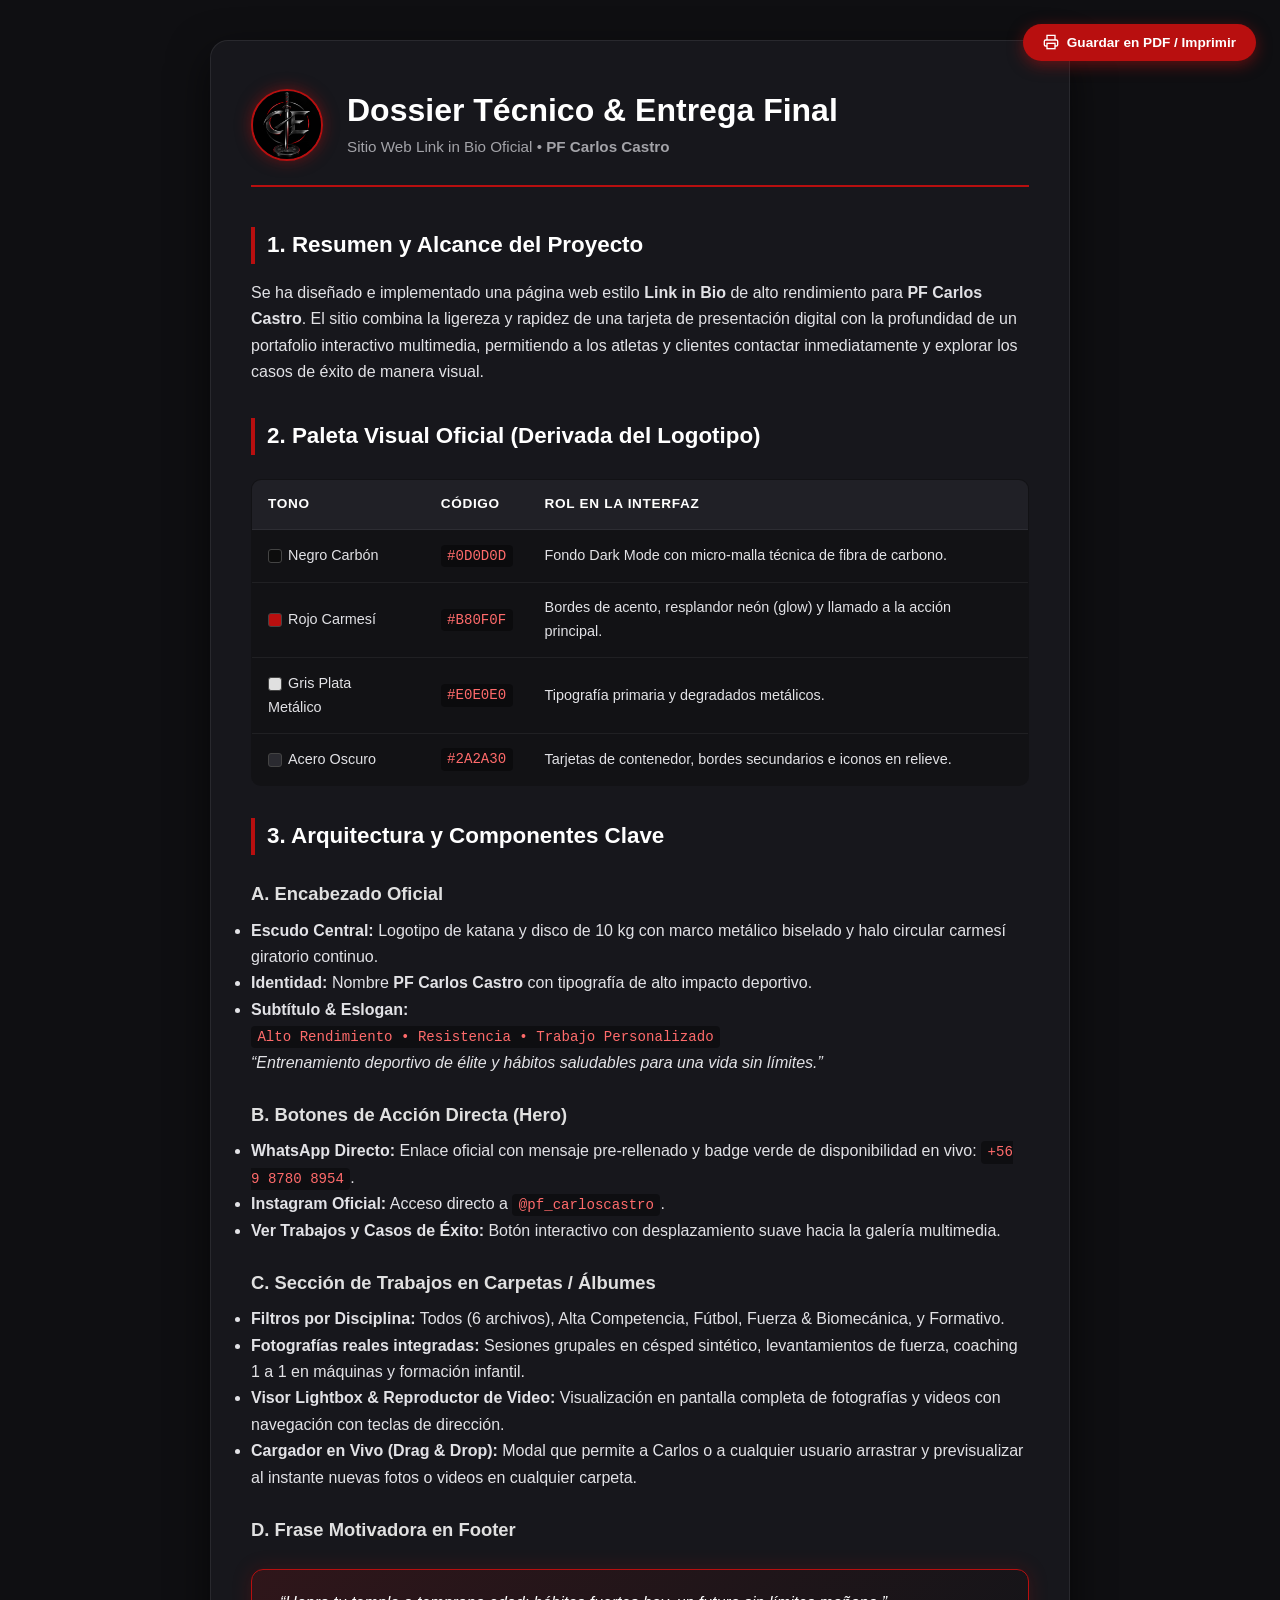
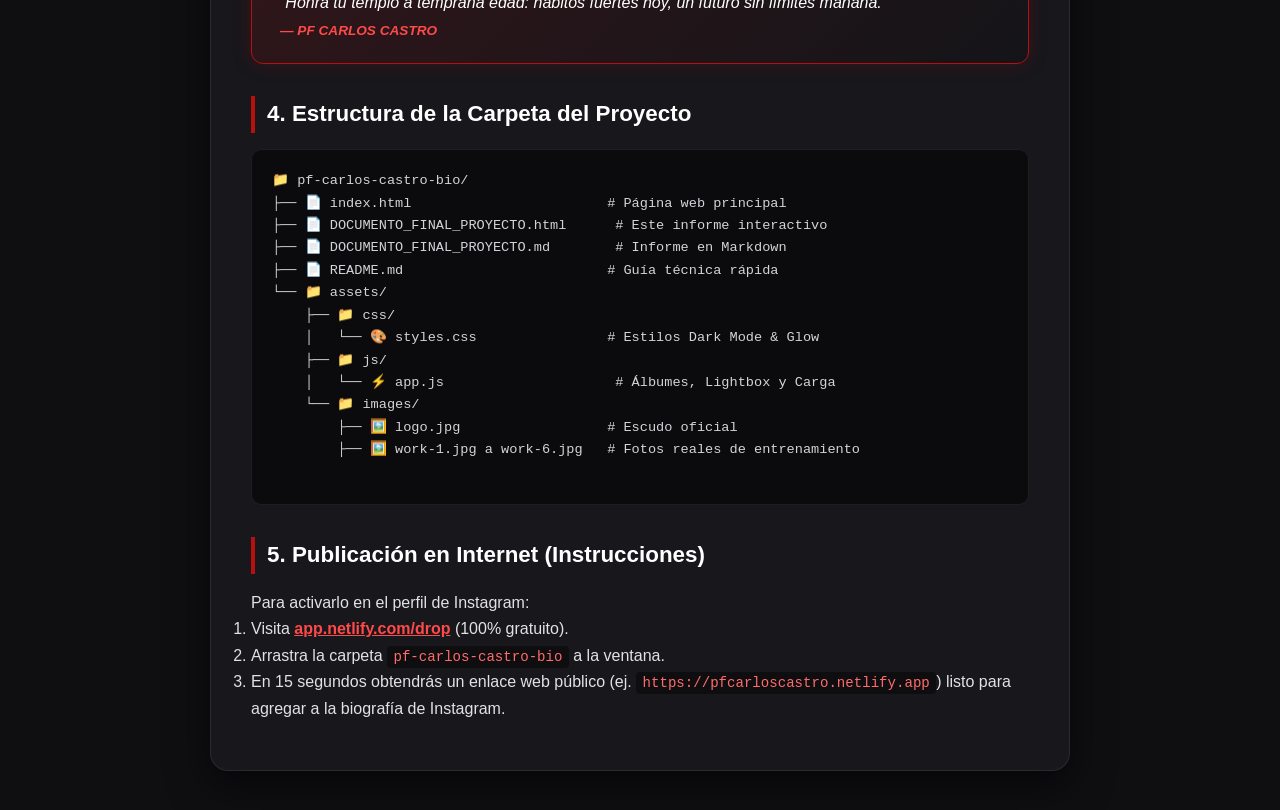
<file: DOCUMENTO_FINAL_PROYECTO.html>
<!DOCTYPE html>
<html lang="es">
<head>
  <meta charset="UTF-8">
  <meta name="viewport" content="width=device-width, initial-scale=1.0">
  <title>Dossier del Proyecto | PF Carlos Castro Link in Bio</title>
  <link rel="stylesheet" href="assets/css/styles.css">
  <style>
    body {
      background: #0F0F12;
      color: #E2E2E6;
      font-family: -apple-system, BlinkMacSystemFont, 'Segoe UI', Roboto, Helvetica, Arial, sans-serif;
      line-height: 1.65;
      padding: 2.5rem 1.25rem;
    }
    .doc-container {
      max-width: 860px;
      margin: 0 auto;
      background: #17171C;
      border: 1px solid rgba(255, 255, 255, 0.08);
      border-radius: 18px;
      padding: 3rem 2.5rem;
      box-shadow: 0 15px 40px rgba(0, 0, 0, 0.6);
    }
    .doc-header {
      border-bottom: 2px solid #B80F0F;
      padding-bottom: 1.5rem;
      margin-bottom: 2.5rem;
      display: flex;
      align-items: center;
      gap: 1.5rem;
    }
    .doc-logo {
      width: 72px;
      height: 72px;
      border-radius: 50%;
      border: 2px solid #B80F0F;
      box-shadow: 0 0 15px rgba(184, 15, 15, 0.5);
    }
    .doc-title {
      font-size: 2rem;
      font-weight: 800;
      color: #FFFFFF;
      margin: 0;
      line-height: 1.2;
    }
    .doc-subtitle {
      color: #A3A3A8;
      font-size: 0.95rem;
      margin-top: 0.25rem;
    }
    h2 {
      font-size: 1.4rem;
      color: #FFFFFF;
      margin-top: 2rem;
      margin-bottom: 1rem;
      border-left: 4px solid #B80F0F;
      padding-left: 0.75rem;
    }
    h3 {
      font-size: 1.15rem;
      color: #E0E0E0;
      margin-top: 1.5rem;
      margin-bottom: 0.5rem;
    }
    table {
      width: 100%;
      border-collapse: collapse;
      margin: 1.5rem 0;
      background: #121215;
      border-radius: 10px;
      overflow: hidden;
      border: 1px solid rgba(255, 255, 255, 0.08);
    }
    th, td {
      padding: 0.85rem 1rem;
      text-align: left;
      border-bottom: 1px solid rgba(255, 255, 255, 0.06);
    }
    th {
      background: #202026;
      color: #FFFFFF;
      font-size: 0.85rem;
      text-transform: uppercase;
      letter-spacing: 0.05em;
    }
    td {
      font-size: 0.9rem;
    }
    .badge-color {
      display: inline-block;
      width: 14px;
      height: 14px;
      border-radius: 3px;
      margin-right: 6px;
      vertical-align: middle;
      border: 1px solid #444;
    }
    code {
      background: rgba(0, 0, 0, 0.4);
      padding: 0.2rem 0.4rem;
      border-radius: 4px;
      font-family: Consolas, monospace;
      color: #FF6B6B;
      font-size: 0.88rem;
    }
    pre {
      background: #0B0B0D;
      padding: 1.25rem;
      border-radius: 10px;
      border: 1px solid rgba(255, 255, 255, 0.08);
      overflow-x: auto;
      font-size: 0.85rem;
      color: #D4D4D8;
    }
    .quote-box {
      background: linear-gradient(135deg, rgba(184, 15, 15, 0.15) 0%, rgba(20, 20, 24, 0.9) 100%);
      border: 1px solid #B80F0F;
      border-radius: 12px;
      padding: 1.25rem 1.75rem;
      margin: 1.5rem 0;
      font-style: italic;
      color: #FFFFFF;
      box-shadow: 0 0 20px rgba(184, 15, 15, 0.2);
    }
    .btn-print {
      position: fixed;
      top: 1.5rem;
      right: 1.5rem;
      background: #B80F0F;
      color: #fff;
      border: none;
      padding: 0.65rem 1.25rem;
      border-radius: 50px;
      font-weight: 700;
      cursor: pointer;
      box-shadow: 0 4px 15px rgba(184, 15, 15, 0.5);
      transition: all 0.2s ease;
      display: inline-flex;
      align-items: center;
      gap: 0.5rem;
      font-size: 0.85rem;
    }
    .btn-print:hover {
      background: #D81414;
      transform: translateY(-2px);
    }
    @media print {
      .btn-print { display: none; }
      body { background: #fff; color: #000; padding: 0; }
      .doc-container { border: none; box-shadow: none; padding: 0; background: #fff; color: #000; }
      .doc-title { color: #000; }
      h2, h3 { color: #000; }
      table { border: 1px solid #ddd; background: #fff; color: #000; }
      th { background: #f0f0f0; color: #000; }
      td { border-bottom: 1px solid #ddd; color: #000; }
      .quote-box { background: #f8f8f8; color: #000; border-color: #900; }
      pre { background: #f4f4f4; color: #000; border-color: #ddd; }
    }
  </style>
</head>
<body>

  <button class="btn-print" onclick="window.print()">
    <svg width="16" height="16" viewBox="0 0 24 24" fill="none" stroke="currentColor" stroke-width="2">
      <polyline points="6 9 6 2 18 2 18 9"></polyline>
      <path d="M6 18H4a2 2 0 0 1-2-2v-5a2 2 0 0 1 2-2h16a2 2 0 0 1 2 2v5a2 2 0 0 1-2 2h-2"></path>
      <rect x="6" y="14" width="12" height="8"></rect>
    </svg>
    Guardar en PDF / Imprimir
  </button>

  <div class="doc-container">

    <div class="doc-header">
      <img src="assets/images/logo.jpg" alt="Logo" class="doc-logo">
      <div>
        <h1 class="doc-title">Dossier Técnico & Entrega Final</h1>
        <div class="doc-subtitle">Sitio Web Link in Bio Oficial &bull; <strong>PF Carlos Castro</strong></div>
      </div>
    </div>

    <h2>1. Resumen y Alcance del Proyecto</h2>
    <p>
      Se ha diseñado e implementado una página web estilo <strong>Link in Bio</strong> de alto rendimiento para <strong>PF Carlos Castro</strong>. El sitio combina la ligereza y rapidez de una tarjeta de presentación digital con la profundidad de un portafolio interactivo multimedia, permitiendo a los atletas y clientes contactar inmediatamente y explorar los casos de éxito de manera visual.
    </p>

    <h2>2. Paleta Visual Oficial (Derivada del Logotipo)</h2>
    <table>
      <thead>
        <tr>
          <th>Tono</th>
          <th>Código</th>
          <th>Rol en la Interfaz</th>
        </tr>
      </thead>
      <tbody>
        <tr>
          <td><span class="badge-color" style="background: #0D0D0D;"></span>Negro Carbón</td>
          <td><code>#0D0D0D</code></td>
          <td>Fondo Dark Mode con micro-malla técnica de fibra de carbono.</td>
        </tr>
        <tr>
          <td><span class="badge-color" style="background: #B80F0F;"></span>Rojo Carmesí</td>
          <td><code>#B80F0F</code></td>
          <td>Bordes de acento, resplandor neón (glow) y llamado a la acción principal.</td>
        </tr>
        <tr>
          <td><span class="badge-color" style="background: #E0E0E0;"></span>Gris Plata Metálico</td>
          <td><code>#E0E0E0</code></td>
          <td>Tipografía primaria y degradados metálicos.</td>
        </tr>
        <tr>
          <td><span class="badge-color" style="background: #2A2A30;"></span>Acero Oscuro</td>
          <td><code>#2A2A30</code></td>
          <td>Tarjetas de contenedor, bordes secundarios e iconos en relieve.</td>
        </tr>
      </tbody>
    </table>

    <h2>3. Arquitectura y Componentes Clave</h2>
    
    <h3>A. Encabezado Oficial</h3>
    <ul>
      <li><strong>Escudo Central:</strong> Logotipo de katana y disco de 10 kg con marco metálico biselado y halo circular carmesí giratorio continuo.</li>
      <li><strong>Identidad:</strong> Nombre <strong>PF Carlos Castro</strong> con tipografía de alto impacto deportivo.</li>
      <li><strong>Subtítulo & Eslogan:</strong><br>
        <code>Alto Rendimiento &bull; Resistencia &bull; Trabajo Personalizado</code><br>
        <em>&ldquo;Entrenamiento deportivo de élite y hábitos saludables para una vida sin límites.&rdquo;</em>
      </li>
    </ul>

    <h3>B. Botones de Acción Directa (Hero)</h3>
    <ul>
      <li><strong>WhatsApp Directo:</strong> Enlace oficial con mensaje pre-rellenado y badge verde de disponibilidad en vivo: <code>+56 9 8780 8954</code>.</li>
      <li><strong>Instagram Oficial:</strong> Acceso directo a <code>@pf_carloscastro</code>.</li>
      <li><strong>Ver Trabajos y Casos de Éxito:</strong> Botón interactivo con desplazamiento suave hacia la galería multimedia.</li>
    </ul>

    <h3>C. Sección de Trabajos en Carpetas / Álbumes</h3>
    <ul>
      <li><strong>Filtros por Disciplina:</strong> Todos (6 archivos), Alta Competencia, Fútbol, Fuerza & Biomecánica, y Formativo.</li>
      <li><strong>Fotografías reales integradas:</strong> Sesiones grupales en césped sintético, levantamientos de fuerza, coaching 1 a 1 en máquinas y formación infantil.</li>
      <li><strong>Visor Lightbox & Reproductor de Video:</strong> Visualización en pantalla completa de fotografías y videos con navegación con teclas de dirección.</li>
      <li><strong>Cargador en Vivo (Drag & Drop):</strong> Modal que permite a Carlos o a cualquier usuario arrastrar y previsualizar al instante nuevas fotos o videos en cualquier carpeta.</li>
    </ul>

    <h3>D. Frase Motivadora en Footer</h3>
    <div class="quote-box">
      &ldquo;Honra tu templo a temprana edad: hábitos fuertes hoy, un futuro sin límites mañana.&rdquo;
      <br><span style="color: #FF4A4A; font-weight: 700; font-size: 0.85rem; text-transform: uppercase;">&mdash; PF Carlos Castro</span>
    </div>

    <h2>4. Estructura de la Carpeta del Proyecto</h2>
    <pre>
📁 pf-carlos-castro-bio/
├── 📄 index.html                        # Página web principal
├── 📄 DOCUMENTO_FINAL_PROYECTO.html      # Este informe interactivo
├── 📄 DOCUMENTO_FINAL_PROYECTO.md        # Informe en Markdown
├── 📄 README.md                         # Guía técnica rápida
└── 📁 assets/
    ├── 📁 css/
    │   └── 🎨 styles.css                # Estilos Dark Mode & Glow
    ├── 📁 js/
    │   └── ⚡ app.js                     # Álbumes, Lightbox y Carga
    └── 📁 images/
        ├── 🖼️ logo.jpg                  # Escudo oficial
        ├── 🖼️ work-1.jpg a work-6.jpg   # Fotos reales de entrenamiento
    </pre>

    <h2>5. Publicación en Internet (Instrucciones)</h2>
    <p>
      Para activarlo en el perfil de Instagram:
    </p>
    <ol>
      <li>Visita <strong><a href="https://app.netlify.com/drop" target="_blank" style="color: #FF4A4A;">app.netlify.com/drop</a></strong> (100% gratuito).</li>
      <li>Arrastra la carpeta <code>pf-carlos-castro-bio</code> a la ventana.</li>
      <li>En 15 segundos obtendrás un enlace web público (ej. <code>https://pfcarloscastro.netlify.app</code>) listo para agregar a la biografía de Instagram.</li>
    </ol>

  </div>

</body>
</html>
</file>
<file: assets/css/styles.css>
/* ===================================================================
   PF CARLOS CASTRO - LINK IN BIO & PORTAFOLIO MULTIMEDIA
   Estilo: Dark Luxury Fitness / Elite Athletic Aesthetic
   Colores: Negro Carbón (#0D0D0D), Rojo Carmesí (#B80F0F), Plata (#E0E0E0)
   =================================================================== */

@import url('https://fonts.googleapis.com/css2?family=Plus+Jakarta+Sans:wght@300;400;500;600;700;800&family=Teko:wght@600;700&display=swap');

:root {
  --bg-main: #0D0D0D;
  --bg-surface: #121214;
  --bg-card: #17171A;
  --bg-card-hover: #1F1F24;
  --bg-glass: rgba(23, 23, 26, 0.85);

  --accent-red: #B80F0F;
  --accent-red-hover: #D81414;
  --accent-red-bright: #FF2A2A;
  --accent-red-glow: 0 0 25px rgba(184, 15, 15, 0.45);
  --accent-red-glow-strong: 0 0 35px rgba(229, 9, 20, 0.7);
  --accent-red-subtle: rgba(184, 15, 15, 0.12);

  --silver-light: #FFFFFF;
  --silver-metallic: #E0E0E0;
  --silver-muted: #A3A3A3;
  --steel-dark: #2A2A30;
  --steel-border: rgba(255, 255, 255, 0.09);
  --steel-border-active: rgba(184, 15, 15, 0.5);

  --font-main: 'Plus Jakarta Sans', -apple-system, BlinkMacSystemFont, 'Segoe UI', Roboto, sans-serif;
  --font-display: 'Teko', sans-serif;

  --radius-sm: 8px;
  --radius-md: 14px;
  --radius-lg: 20px;
  --radius-full: 9999px;

  --transition-fast: 0.2s cubic-bezier(0.16, 1, 0.3, 1);
  --transition-normal: 0.35s cubic-bezier(0.16, 1, 0.3, 1);
}

/* Reset & Base */
*, *::before, *::after {
  box-sizing: border-box;
  margin: 0;
  padding: 0;
}

html {
  scroll-behavior: smooth;
  color-scheme: dark;
}

body {
  background-color: var(--bg-main);
  background-image: 
    radial-gradient(circle at 50% 0%, rgba(184, 15, 15, 0.15) 0%, transparent 60%),
    radial-gradient(circle at 10% 40%, rgba(26, 26, 32, 0.4) 0%, transparent 40%),
    radial-gradient(circle at 90% 70%, rgba(184, 15, 15, 0.08) 0%, transparent 50%);
  background-attachment: fixed;
  color: var(--silver-metallic);
  font-family: var(--font-main);
  min-height: 100vh;
  line-height: 1.6;
  -webkit-font-smoothing: antialiased;
  -moz-osx-font-smoothing: grayscale;
  overflow-x: hidden;
}

/* Carbon Mesh Overlay */
.carbon-grid-bg {
  position: fixed;
  inset: 0;
  pointer-events: none;
  background-image: linear-gradient(rgba(255, 255, 255, 0.015) 1px, transparent 1px),
                    linear-gradient(90deg, rgba(255, 255, 255, 0.015) 1px, transparent 1px);
  background-size: 32px 32px;
  z-index: 0;
}

/* Page Container (Max-width for Link in Bio format with desktop expansion) */
.page-wrapper {
  position: relative;
  z-index: 1;
  max-width: 640px;
  margin: 0 auto;
  padding: 2.5rem 1.25rem 4rem;
  display: flex;
  flex-direction: column;
  gap: 2.25rem;
}

@media (min-width: 900px) {
  .page-wrapper.expanded-view {
    max-width: 980px;
  }
}

/* ===================================================================
   1. HEADER / LOGO & IDENTIDAD VISUAL
   =================================================================== */
.hero-header {
  display: flex;
  flex-direction: column;
  align-items: center;
  text-align: center;
  position: relative;
}

/* Marco Metálico y Resplandor Rojo del Logo */
.logo-shield-container {
  position: relative;
  width: 140px;
  height: 140px;
  margin-bottom: 1.25rem;
  display: flex;
  align-items: center;
  justify-content: center;
}

.logo-glow-ring {
  position: absolute;
  inset: -6px;
  border-radius: 50%;
  background: conic-gradient(from 180deg at 50% 50%, #B80F0F 0deg, #3A3A40 90deg, #FF2A2A 180deg, #17171A 270deg, #B80F0F 360deg);
  filter: blur(10px);
  opacity: 0.85;
  animation: rotateGlow 12s linear infinite;
}

@keyframes rotateGlow {
  0% { transform: rotate(0deg); }
  100% { transform: rotate(360deg); }
}

.logo-metal-frame {
  position: relative;
  width: 100%;
  height: 100%;
  border-radius: 50%;
  padding: 4px;
  background: linear-gradient(135deg, #7A7A80 0%, #2A2A30 40%, #B80F0F 55%, #1A1A1E 70%, #8E8E93 100%);
  box-shadow: 
    0 10px 30px rgba(0, 0, 0, 0.8),
    0 0 25px rgba(184, 15, 15, 0.5),
    inset 0 1px 2px rgba(255, 255, 255, 0.4);
}

.logo-image {
  width: 100%;
  height: 100%;
  border-radius: 50%;
  object-fit: cover;
  display: block;
  background: #000;
  border: 2px solid #141416;
  box-shadow: inset 0 0 12px rgba(0, 0, 0, 0.9);
}

/* Badge de Verificación / Especialidad */
.brand-badge {
  display: inline-flex;
  align-items: center;
  gap: 0.4rem;
  background: rgba(184, 15, 15, 0.15);
  border: 1px solid rgba(184, 15, 15, 0.4);
  padding: 0.3rem 0.85rem;
  border-radius: var(--radius-full);
  font-size: 0.75rem;
  font-weight: 700;
  letter-spacing: 0.08em;
  text-transform: uppercase;
  color: var(--silver-light);
  margin-bottom: 0.6rem;
  box-shadow: 0 2px 10px rgba(184, 15, 15, 0.2);
}

.brand-badge svg {
  color: var(--accent-red-bright);
}

/* Nombre de Marca */
.brand-name {
  font-family: var(--font-display);
  font-size: 2.85rem;
  font-weight: 700;
  letter-spacing: 0.04em;
  text-transform: uppercase;
  color: var(--silver-light);
  line-height: 1;
  margin-bottom: 0.35rem;
  text-shadow: 0 4px 15px rgba(0, 0, 0, 0.8);
  background: linear-gradient(180deg, #FFFFFF 30%, #C2C2C6 100%);
  -webkit-background-clip: text;
  -webkit-text-fill-color: transparent;
}

/* Slogan */
.brand-slogan {
  font-size: 0.95rem;
  color: var(--silver-muted);
  max-width: 440px;
  font-weight: 400;
  line-height: 1.45;
}

.brand-slogan strong {
  color: var(--silver-light);
  font-weight: 600;
}

/* ===================================================================
   2. BOTONES DE ACCIÓN DIRECTA (HOME / LINK IN BIO)
   =================================================================== */
.actions-container {
  display: flex;
  flex-direction: column;
  gap: 1.1rem;
  width: 100%;
}

.action-card {
  position: relative;
  display: flex;
  align-items: center;
  gap: 1.1rem;
  padding: 1.1rem 1.35rem;
  background: var(--bg-card);
  border: 1px solid var(--steel-border);
  border-radius: var(--radius-md);
  text-decoration: none;
  color: var(--silver-metallic);
  cursor: pointer;
  transition: all var(--transition-normal);
  overflow: hidden;
  box-shadow: 0 8px 24px rgba(0, 0, 0, 0.4);
}

.action-card::before {
  content: '';
  position: absolute;
  top: 0;
  left: -100%;
  width: 60%;
  height: 100%;
  background: linear-gradient(90deg, transparent, rgba(255, 255, 255, 0.07), transparent);
  transform: skewX(-25deg);
  transition: 0.6s ease;
}

.action-card:hover::before {
  left: 140%;
}

.action-card:hover {
  transform: translateY(-3px) scale(1.01);
  border-color: rgba(255, 255, 255, 0.2);
  box-shadow: 0 14px 30px rgba(0, 0, 0, 0.6);
}

/* Botón 1: WhatsApp Destacado (Borde & Glow Rojo Carmesí) */
.action-card.btn-whatsapp {
  background: linear-gradient(135deg, rgba(184, 15, 15, 0.18) 0%, rgba(20, 20, 24, 0.95) 60%);
  border: 1.5px solid var(--accent-red);
  box-shadow: var(--accent-red-glow), 0 8px 25px rgba(0, 0, 0, 0.6);
}

.action-card.btn-whatsapp:hover {
  background: linear-gradient(135deg, rgba(229, 9, 20, 0.28) 0%, rgba(25, 25, 30, 0.98) 60%);
  border-color: var(--accent-red-bright);
  box-shadow: var(--accent-red-glow-strong), 0 14px 35px rgba(0, 0, 0, 0.7);
}

.btn-whatsapp .action-icon-wrapper {
  background: linear-gradient(135deg, #1FB357 0%, #157338 100%);
  color: #fff;
  box-shadow: 0 0 15px rgba(31, 179, 87, 0.5);
}

/* Botón 2: Instagram Oficial */
.action-card.btn-instagram {
  background: linear-gradient(135deg, rgba(42, 42, 48, 0.5) 0%, rgba(20, 20, 24, 0.95) 100%);
  border: 1px solid var(--steel-border);
}

.action-card.btn-instagram:hover {
  border-color: rgba(225, 48, 108, 0.6);
  box-shadow: 0 0 25px rgba(225, 48, 108, 0.35), 0 12px 28px rgba(0, 0, 0, 0.6);
}

.btn-instagram .action-icon-wrapper {
  background: linear-gradient(135deg, #833AB4 0%, #FD1D1D 50%, #FCB045 100%);
  color: #fff;
  box-shadow: 0 0 15px rgba(253, 29, 29, 0.35);
}

/* Botón 3: Ver Trabajos (Sección Interna) */
.action-card.btn-portfolio {
  background: linear-gradient(135deg, rgba(30, 30, 35, 0.9) 0%, rgba(18, 18, 20, 0.95) 100%);
  border: 1px solid var(--steel-border);
}

.action-card.btn-portfolio:hover {
  border-color: var(--accent-red);
  box-shadow: 0 0 20px rgba(184, 15, 15, 0.4), 0 12px 28px rgba(0, 0, 0, 0.6);
}

.btn-portfolio .action-icon-wrapper {
  background: linear-gradient(135deg, #2D2D33 0%, #1E1E22 100%);
  border: 1px solid rgba(255, 255, 255, 0.15);
  color: var(--silver-light);
}

/* Iconos de Botones */
.action-icon-wrapper {
  width: 48px;
  height: 48px;
  border-radius: 12px;
  display: flex;
  align-items: center;
  justify-content: center;
  flex-shrink: 0;
  transition: transform var(--transition-fast);
}

.action-card:hover .action-icon-wrapper {
  transform: scale(1.08);
}

.action-content {
  flex: 1;
  min-width: 0;
}

.action-title {
  font-size: 1.05rem;
  font-weight: 700;
  color: var(--silver-light);
  line-height: 1.3;
  margin-bottom: 0.15rem;
  display: flex;
  align-items: center;
  gap: 0.5rem;
}

.action-subtitle {
  font-size: 0.8rem;
  color: var(--silver-muted);
  white-space: nowrap;
  overflow: hidden;
  text-overflow: ellipsis;
}

.action-chevron {
  color: var(--steel-gray);
  display: flex;
  align-items: center;
  justify-content: center;
  transition: transform var(--transition-fast), color var(--transition-fast);
}

.action-card:hover .action-chevron {
  color: var(--silver-light);
  transform: translateX(4px);
}

/* Pulse badge para WhatsApp */
.live-indicator {
  display: inline-block;
  width: 8px;
  height: 8px;
  background: #25D366;
  border-radius: 50%;
  box-shadow: 0 0 8px #25D366;
  animation: pulseDot 1.8s infinite;
}

@keyframes pulseDot {
  0% { transform: scale(0.9); opacity: 0.8; }
  50% { transform: scale(1.3); opacity: 1; }
  100% { transform: scale(0.9); opacity: 0.8; }
}

/* ===================================================================
   3. SECCIÓN DESTINO: TRABAJOS Y CASOS DE ÉXITO (ÁLBUMES / CARPETAS)
   =================================================================== */
.portfolio-section {
  position: relative;
  width: 100%;
  margin-top: 1rem;
  padding-top: 2rem;
  border-top: 1px dashed rgba(255, 255, 255, 0.1);
}

.section-header {
  text-align: center;
  margin-bottom: 1.75rem;
}

.section-tag {
  font-size: 0.75rem;
  font-weight: 700;
  letter-spacing: 0.12em;
  text-transform: uppercase;
  color: var(--accent-red-bright);
  display: inline-flex;
  align-items: center;
  gap: 0.4rem;
  margin-bottom: 0.35rem;
}

.section-title {
  font-family: var(--font-display);
  font-size: 2.25rem;
  font-weight: 700;
  color: var(--silver-light);
  text-transform: uppercase;
  letter-spacing: 0.04em;
  line-height: 1.1;
}

.section-subtitle {
  font-size: 0.88rem;
  color: var(--silver-muted);
  max-width: 480px;
  margin: 0.4rem auto 0;
}

/* Toolbar de Carpetas / Filtros Interactivos */
.folders-toolbar {
  display: flex;
  align-items: center;
  justify-content: space-between;
  gap: 0.75rem;
  margin-bottom: 1.5rem;
  flex-wrap: wrap;
}

.folder-tabs {
  display: flex;
  gap: 0.45rem;
  overflow-x: auto;
  padding-bottom: 0.25rem;
  scrollbar-width: none;
  -webkit-overflow-scrolling: touch;
}

.folder-tabs::-webkit-scrollbar {
  display: none;
}

.folder-tab-btn {
  display: inline-flex;
  align-items: center;
  gap: 0.45rem;
  padding: 0.55rem 1rem;
  border-radius: var(--radius-full);
  background: var(--bg-card);
  border: 1px solid var(--steel-border);
  color: var(--silver-muted);
  font-size: 0.82rem;
  font-weight: 600;
  cursor: pointer;
  white-space: nowrap;
  transition: all var(--transition-fast);
}

.folder-tab-btn:hover {
  color: var(--silver-light);
  border-color: rgba(255, 255, 255, 0.25);
  background: var(--bg-card-hover);
}

.folder-tab-btn.active {
  background: linear-gradient(135deg, rgba(184, 15, 15, 0.2) 0%, rgba(35, 35, 42, 0.95) 100%);
  color: var(--silver-light);
  border-color: var(--accent-red);
  box-shadow: 0 0 15px rgba(184, 15, 15, 0.35);
}

.folder-tab-btn .badge {
  font-size: 0.7rem;
  padding: 0.1rem 0.45rem;
  background: rgba(255, 255, 255, 0.1);
  border-radius: var(--radius-full);
  color: var(--silver-metallic);
}

.folder-tab-btn.active .badge {
  background: var(--accent-red);
  color: #fff;
}

/* Botón de Carga de Multimedia */
.btn-upload-trigger {
  display: inline-flex;
  align-items: center;
  gap: 0.5rem;
  padding: 0.55rem 1rem;
  background: rgba(184, 15, 15, 0.12);
  border: 1px dashed rgba(184, 15, 15, 0.5);
  border-radius: var(--radius-full);
  color: var(--silver-light);
  font-size: 0.82rem;
  font-weight: 700;
  cursor: pointer;
  transition: all var(--transition-fast);
}

.btn-upload-trigger:hover {
  background: var(--accent-red);
  border-color: var(--accent-red-bright);
  box-shadow: 0 0 20px rgba(184, 15, 15, 0.5);
  transform: translateY(-1px);
}

/* Lista de Carpetas / Álbumes de Trabajos */
.folders-grid {
  display: flex;
  flex-direction: column;
  gap: 1.5rem;
}

/* Tarjeta de Carpeta / Álbum */
.album-card {
  background: var(--bg-card);
  border: 1px solid var(--steel-border);
  border-radius: var(--radius-lg);
  overflow: hidden;
  transition: all var(--transition-normal);
  box-shadow: 0 10px 30px rgba(0, 0, 0, 0.4);
}

.album-card:hover {
  border-color: rgba(184, 15, 15, 0.4);
  box-shadow: 0 16px 40px rgba(0, 0, 0, 0.6);
}

/* Encabezado del Álbum */
.album-header {
  padding: 1.25rem 1.35rem 0.85rem;
  display: flex;
  align-items: flex-start;
  justify-content: space-between;
  gap: 1rem;
}

.album-meta-title {
  display: flex;
  flex-direction: column;
  gap: 0.25rem;
}

.album-tag {
  font-size: 0.72rem;
  font-weight: 700;
  letter-spacing: 0.08em;
  text-transform: uppercase;
  color: var(--accent-red-bright);
}

.album-title {
  font-size: 1.15rem;
  font-weight: 700;
  color: var(--silver-light);
  display: flex;
  align-items: center;
  gap: 0.5rem;
}

.album-description {
  font-size: 0.85rem;
  color: var(--silver-muted);
  line-height: 1.45;
  margin-top: 0.35rem;
}

.album-badge-count {
  display: inline-flex;
  align-items: center;
  gap: 0.35rem;
  padding: 0.3rem 0.65rem;
  border-radius: var(--radius-sm);
  background: rgba(255, 255, 255, 0.06);
  border: 1px solid rgba(255, 255, 255, 0.08);
  font-size: 0.75rem;
  color: var(--silver-metallic);
  font-weight: 600;
  flex-shrink: 0;
}

/* Grid de Multimedia de la Carpeta */
.album-media-viewport {
  padding: 0.5rem 1.25rem 1.25rem;
}

.media-gallery-grid {
  display: grid;
  grid-template-columns: repeat(2, 1fr);
  gap: 0.75rem;
}

@media (min-width: 600px) {
  .media-gallery-grid {
    grid-template-columns: repeat(3, 1fr);
  }
}

.media-item {
  position: relative;
  aspect-ratio: 4 / 5;
  border-radius: var(--radius-md);
  overflow: hidden;
  background: #111;
  border: 1px solid rgba(255, 255, 255, 0.08);
  cursor: pointer;
  group: pointer;
}

.media-item img {
  width: 100%;
  height: 100%;
  object-fit: cover;
  transition: transform 0.5s ease;
  display: block;
}

.media-item:hover img {
  transform: scale(1.08);
}

/* Overlay en Hover */
.media-overlay {
  position: absolute;
  inset: 0;
  background: linear-gradient(180deg, transparent 40%, rgba(13, 13, 13, 0.95) 100%);
  display: flex;
  flex-direction: column;
  justify-content: flex-end;
  padding: 0.85rem;
  opacity: 0.9;
  transition: opacity var(--transition-fast);
}

.media-item:hover .media-overlay {
  background: linear-gradient(180deg, rgba(184, 15, 15, 0.2) 0%, rgba(13, 13, 13, 0.95) 100%);
}

.media-tag-icon {
  position: absolute;
  top: 0.6rem;
  right: 0.6rem;
  width: 28px;
  height: 28px;
  border-radius: 50%;
  background: rgba(0, 0, 0, 0.65);
  backdrop-filter: blur(4px);
  border: 1px solid rgba(255, 255, 255, 0.15);
  display: flex;
  align-items: center;
  justify-content: center;
  color: var(--silver-light);
  font-size: 0.75rem;
}

.media-title-caption {
  font-size: 0.78rem;
  font-weight: 600;
  color: var(--silver-light);
  line-height: 1.3;
}

/* Item de Video Especial con Play Badge */
.media-item.is-video .video-play-badge {
  position: absolute;
  inset: 0;
  margin: auto;
  width: 44px;
  height: 44px;
  border-radius: 50%;
  background: rgba(184, 15, 15, 0.85);
  border: 2px solid #fff;
  display: flex;
  align-items: center;
  justify-content: center;
  color: #fff;
  box-shadow: 0 0 20px rgba(184, 15, 15, 0.8);
  transition: transform var(--transition-fast), background var(--transition-fast);
}

.media-item.is-video:hover .video-play-badge {
  transform: scale(1.15);
  background: var(--accent-red-bright);
}

/* Footer del Álbum con Acciones */
.album-footer-actions {
  display: flex;
  align-items: center;
  justify-content: space-between;
  padding: 0.85rem 1.35rem;
  background: rgba(0, 0, 0, 0.25);
  border-top: 1px solid var(--steel-border);
  gap: 0.75rem;
  flex-wrap: wrap;
}

.btn-album-action {
  display: inline-flex;
  align-items: center;
  gap: 0.45rem;
  font-size: 0.8rem;
  font-weight: 600;
  text-decoration: none;
  cursor: pointer;
  padding: 0.45rem 0.85rem;
  border-radius: var(--radius-sm);
  transition: all var(--transition-fast);
}

.btn-album-action.whatsapp {
  background: rgba(184, 15, 15, 0.15);
  border: 1px solid rgba(184, 15, 15, 0.4);
  color: #fff;
}

.btn-album-action.whatsapp:hover {
  background: var(--accent-red);
  border-color: var(--accent-red-bright);
  box-shadow: 0 0 15px rgba(184, 15, 15, 0.4);
}

.btn-album-action.back-top {
  background: transparent;
  color: var(--silver-muted);
  border: 1px solid transparent;
}

.btn-album-action.back-top:hover {
  color: var(--silver-light);
  border-color: var(--steel-border);
}

/* ===================================================================
   4. PIE DE PÁGINA (FOOTER) Y FRASE MOTIVADORA
   =================================================================== */
.page-footer {
  margin-top: 2rem;
  text-align: center;
  display: flex;
  flex-direction: column;
  gap: 1.5rem;
  position: relative;
}

/* Frase Motivadora Destacada */
.quote-card {
  position: relative;
  background: linear-gradient(180deg, rgba(23, 23, 26, 0.9) 0%, rgba(13, 13, 15, 0.95) 100%);
  border: 1px solid var(--steel-border);
  border-top: 2px solid var(--accent-red);
  border-radius: var(--radius-lg);
  padding: 1.75rem 1.5rem;
  box-shadow: 0 12px 30px rgba(0, 0, 0, 0.6), 0 0 20px rgba(184, 15, 15, 0.15);
  overflow: hidden;
}

.quote-icon-decor {
  position: absolute;
  top: 10px;
  left: 15px;
  font-family: var(--font-display);
  font-size: 5rem;
  line-height: 1;
  color: rgba(184, 15, 15, 0.15);
  user-select: none;
  pointer-events: none;
}

.motivational-quote {
  font-family: var(--font-main);
  font-size: 1.15rem;
  font-weight: 600;
  font-style: italic;
  color: var(--silver-light);
  line-height: 1.55;
  letter-spacing: -0.01em;
  position: relative;
  z-index: 1;
}

.quote-author {
  display: block;
  margin-top: 0.85rem;
  font-size: 0.78rem;
  font-style: normal;
  text-transform: uppercase;
  letter-spacing: 0.12em;
  color: var(--accent-red-bright);
  font-weight: 700;
}

/* Footer Info / Links */
.footer-social-row {
  display: flex;
  align-items: center;
  justify-content: center;
  gap: 1rem;
}

.footer-social-link {
  width: 40px;
  height: 40px;
  border-radius: 50%;
  background: var(--bg-card);
  border: 1px solid var(--steel-border);
  display: flex;
  align-items: center;
  justify-content: center;
  color: var(--silver-muted);
  text-decoration: none;
  transition: all var(--transition-fast);
}

.footer-social-link:hover {
  color: var(--silver-light);
  border-color: var(--accent-red);
  transform: translateY(-2px);
  box-shadow: 0 0 15px rgba(184, 15, 15, 0.4);
}

.copyright-text {
  font-size: 0.75rem;
  color: var(--steel-gray);
  line-height: 1.5;
}

/* ===================================================================
   5. MODAL LIGHTBOX & REPRODUCTOR DE VIDEO
   =================================================================== */
.modal-overlay {
  position: fixed;
  inset: 0;
  background: rgba(0, 0, 0, 0.92);
  backdrop-filter: blur(8px);
  z-index: 9999;
  display: none;
  align-items: center;
  justify-content: center;
  padding: 1.25rem;
  opacity: 0;
  transition: opacity var(--transition-normal);
}

.modal-overlay.active {
  display: flex;
  opacity: 1;
}

.modal-container {
  position: relative;
  max-width: 820px;
  width: 100%;
  background: var(--bg-card);
  border: 1px solid var(--steel-border);
  border-radius: var(--radius-lg);
  overflow: hidden;
  box-shadow: 0 25px 60px rgba(0, 0, 0, 0.8), 0 0 30px rgba(184, 15, 15, 0.25);
  display: flex;
  flex-direction: column;
}

.modal-header {
  display: flex;
  align-items: center;
  justify-content: space-between;
  padding: 1rem 1.25rem;
  border-bottom: 1px solid var(--steel-border);
  background: rgba(0, 0, 0, 0.3);
}

.modal-title {
  font-size: 0.95rem;
  font-weight: 700;
  color: var(--silver-light);
  display: flex;
  align-items: center;
  gap: 0.5rem;
}

.modal-close-btn {
  background: rgba(255, 255, 255, 0.08);
  border: none;
  color: var(--silver-light);
  width: 34px;
  height: 34px;
  border-radius: 50%;
  cursor: pointer;
  display: flex;
  align-items: center;
  justify-content: center;
  transition: all var(--transition-fast);
}

.modal-close-btn:hover {
  background: var(--accent-red);
  transform: rotate(90deg);
}

.modal-body {
  position: relative;
  min-height: 280px;
  max-height: 75vh;
  display: flex;
  align-items: center;
  justify-content: center;
  background: #000;
  overflow: hidden;
}

.modal-body img {
  max-width: 100%;
  max-height: 70vh;
  object-fit: contain;
}

.modal-body video {
  max-width: 100%;
  max-height: 70vh;
  outline: none;
}

.modal-nav-btn {
  position: absolute;
  top: 50%;
  transform: translateY(-50%);
  width: 42px;
  height: 42px;
  border-radius: 50%;
  background: rgba(0, 0, 0, 0.6);
  border: 1px solid rgba(255, 255, 255, 0.2);
  color: #fff;
  cursor: pointer;
  display: flex;
  align-items: center;
  justify-content: center;
  transition: all var(--transition-fast);
  z-index: 2;
}

.modal-nav-btn:hover {
  background: var(--accent-red);
  border-color: var(--accent-red-bright);
}

.modal-nav-btn.prev { left: 1rem; }
.modal-nav-btn.next { right: 1rem; }

.modal-footer {
  padding: 0.85rem 1.25rem;
  border-top: 1px solid var(--steel-border);
  background: rgba(0, 0, 0, 0.3);
  display: flex;
  align-items: center;
  justify-content: space-between;
  font-size: 0.85rem;
  color: var(--silver-muted);
}

/* ===================================================================
   6. MODAL DE CARGA DE ARCHIVOS LOCALES (CLIENT-SIDE UPLOAD PREVIEW)
   =================================================================== */
.upload-dropzone {
  border: 2px dashed rgba(184, 15, 15, 0.4);
  background: rgba(184, 15, 15, 0.05);
  border-radius: var(--radius-md);
  padding: 2rem 1.5rem;
  text-align: center;
  cursor: pointer;
  transition: all var(--transition-fast);
}

.upload-dropzone:hover, .upload-dropzone.dragover {
  border-color: var(--accent-red-bright);
  background: rgba(184, 15, 15, 0.12);
}

.upload-icon {
  font-size: 2.2rem;
  color: var(--accent-red-bright);
  margin-bottom: 0.6rem;
}

.upload-inputs-grid {
  display: flex;
  flex-direction: column;
  gap: 0.85rem;
  margin-top: 1.25rem;
}

.input-field {
  width: 100%;
  padding: 0.75rem 1rem;
  border-radius: var(--radius-sm);
  background: rgba(0, 0, 0, 0.5);
  border: 1px solid var(--steel-border);
  color: var(--silver-light);
  font-family: inherit;
  font-size: 0.9rem;
}

.input-field:focus {
  outline: none;
  border-color: var(--accent-red);
  box-shadow: 0 0 10px rgba(184, 15, 15, 0.3);
}

.btn-submit-upload {
  width: 100%;
  padding: 0.85rem;
  border-radius: var(--radius-sm);
  background: var(--accent-red);
  border: none;
  color: #fff;
  font-weight: 700;
  font-size: 0.9rem;
  cursor: pointer;
  transition: all var(--transition-fast);
  text-transform: uppercase;
  letter-spacing: 0.05em;
}

.btn-submit-upload:hover {
  background: var(--accent-red-hover);
  box-shadow: 0 0 20px rgba(184, 15, 15, 0.6);
}

/* Toast Notification */
.toast-notice {
  position: fixed;
  bottom: 2rem;
  left: 50%;
  transform: translateX(-50%) translateY(100px);
  background: #18181C;
  border: 1px solid var(--accent-red);
  box-shadow: 0 10px 25px rgba(0, 0, 0, 0.7), var(--accent-red-glow);
  padding: 0.75rem 1.4rem;
  border-radius: var(--radius-full);
  color: #fff;
  font-size: 0.85rem;
  font-weight: 600;
  z-index: 10000;
  opacity: 0;
  transition: all 0.35s cubic-bezier(0.16, 1, 0.3, 1);
  display: flex;
  align-items: center;
  gap: 0.6rem;
  pointer-events: none;
}

.toast-notice.show {
  transform: translateX(-50%) translateY(0);
  opacity: 1;
}

/* Floating WhatsApp Quick Action Button */
.floating-whatsapp-fab {
  position: fixed;
  bottom: 1.5rem;
  right: 1.5rem;
  width: 54px;
  height: 54px;
  border-radius: 50%;
  background: #25D366;
  color: #fff;
  display: flex;
  align-items: center;
  justify-content: center;
  box-shadow: 0 6px 20px rgba(37, 211, 102, 0.4);
  z-index: 900;
  text-decoration: none;
  transition: all var(--transition-normal);
}

.floating-whatsapp-fab:hover {
  transform: scale(1.1) rotate(5deg);
  box-shadow: 0 8px 30px rgba(37, 211, 102, 0.6);
}
</file>
